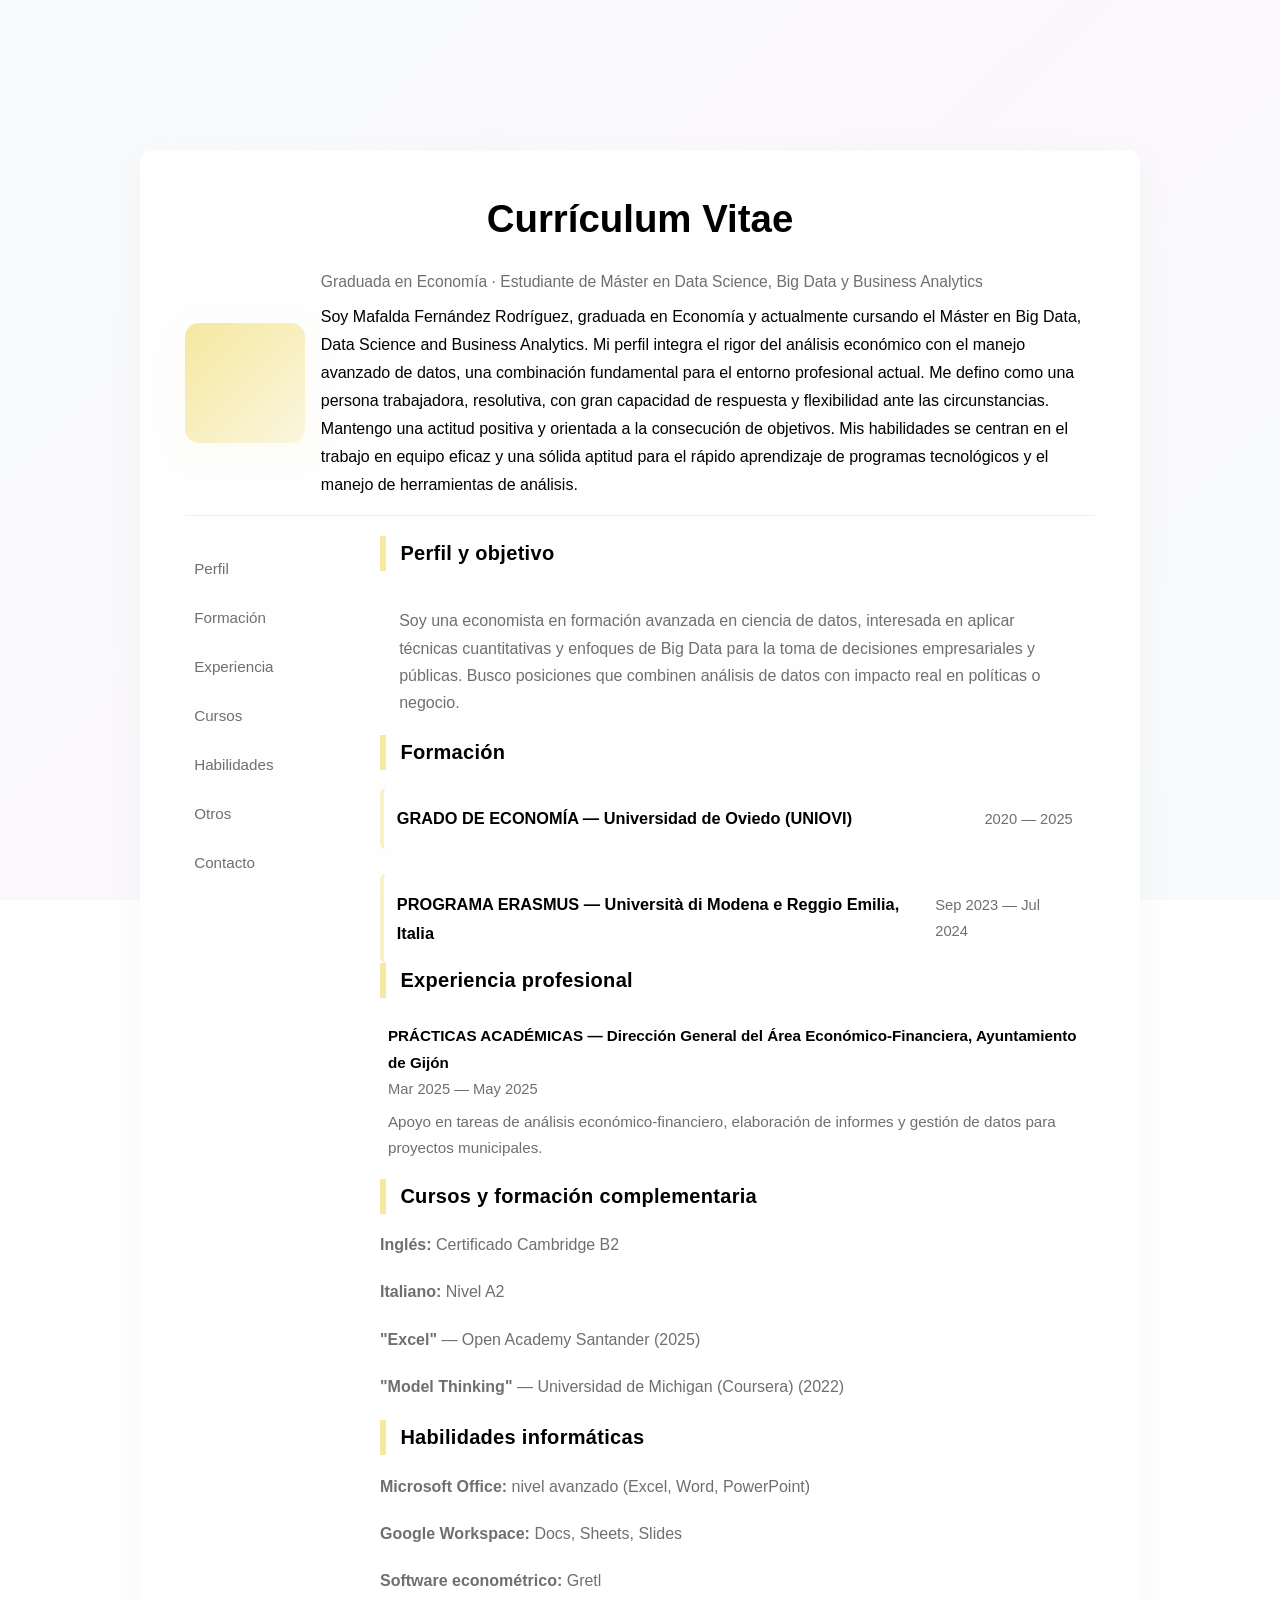
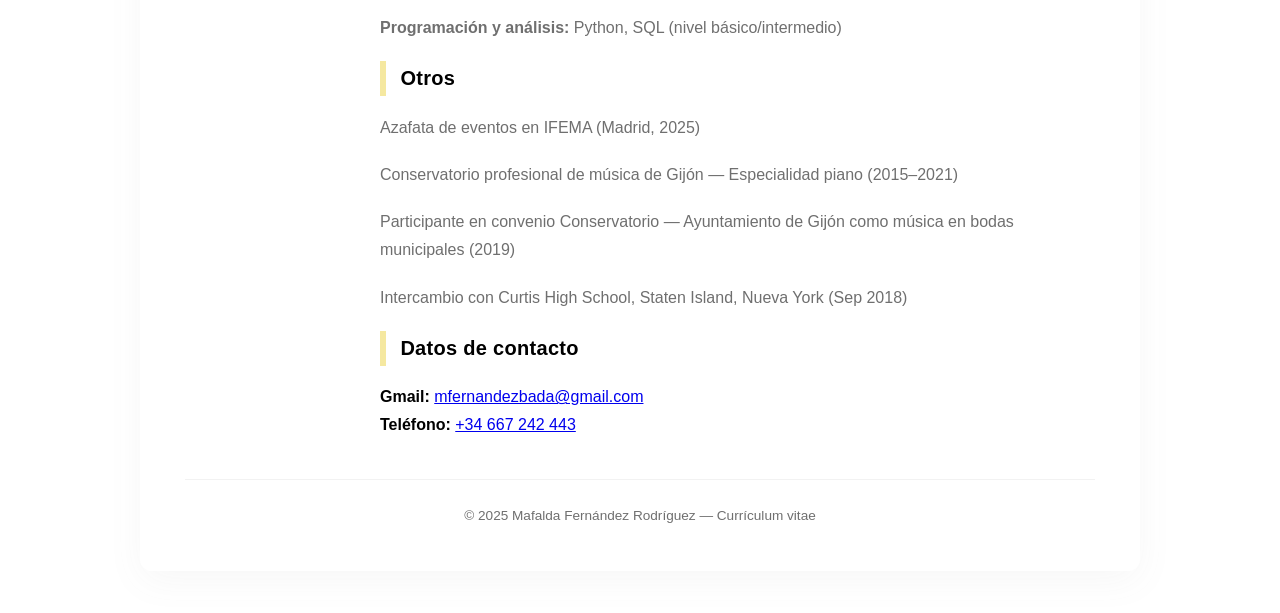
<file: index.html>
<!DOCTYPE html>
<html lang="es">
<head>
    <meta charset="UTF-8">
    <meta name="viewport" content="width=device-width, initial-scale=1.0">
    <title>Currículum — Mafalda Fernández Rodríguez</title>
    <link rel="stylesheet" href="styles.css">
</head>
    <div class="page-spacer" aria-hidden="true"></div>
    <div class="container resume">
        <h1 class="main-title">Currículum Vitae</h1>
        <header class="header">
            <div class="profile">
                <div class="profile-avatar" aria-hidden="true"></div>
                <div class="profile-info">
                    <p class="title">Graduada en Economía · Estudiante de Máster en Data Science, Big Data y Business Analytics</p>
                    <p class="intro">Soy Mafalda Fernández Rodríguez, graduada en Economía y actualmente cursando el Máster en Big Data, Data Science and Business Analytics. Mi perfil integra el rigor del análisis económico con el manejo avanzado de datos, una combinación fundamental para el entorno profesional actual. Me defino como una persona trabajadora, resolutiva, con gran capacidad de respuesta y flexibilidad ante las circunstancias. Mantengo una actitud positiva y orientada a la consecución de objetivos. Mis habilidades se centran en el trabajo en equipo eficaz y una sólida aptitud para el rápido aprendizaje de programas tecnológicos y el manejo de herramientas de análisis.</p>
                </div>
        
            </div>
        </header>

        <main class="resume-grid">
            <nav class="outline" aria-label="Esquema del CV">
                <ul>
                    <li><a href="perfil.html">Perfil</a></li>
                    <li><a href="formacion.html">Formación</a></li>
                    <li><a href="experiencia.html">Experiencia</a></li>
                    <li><a href="cursos.html">Cursos</a></li>
                    <li><a href="habilidades.html">Habilidades</a></li>
                    <li><a href="otros.html">Otros</a></li>
                    <li><a href="contacto.html">Contacto</a></li>
                </ul>
            </nav>

            <section class="content-column">
                <h2 id="perfil" class="section-title">Perfil y objetivo</h2>
                <p class="about-text">Soy una economista en formación avanzada en ciencia de datos, interesada en aplicar técnicas cuantitativas y enfoques de Big Data para la toma de decisiones empresariales y públicas. Busco posiciones que combinen análisis de datos con impacto real en políticas o negocio.</p>

                <h2 id="formacion" class="section-title">Formación</h2>
                <div class="education-list">
                    <div class="education-item">
                        <div class="education-header">
                            <h3>GRADO DE ECONOMÍA — Universidad de Oviedo (UNIOVI)</h3>
                            <span class="meta">2020 — 2025</span>
                        </div>
                    </div>

                    <div class="education-item">
                        <div class="education-header">
                            <h3>PROGRAMA ERASMUS — Università di Modena e Reggio Emilia, Italia</h3>
                            <span class="meta">Sep 2023 — Jul 2024</span>
                        </div>
                    </div>
                </div>

                <h2 id="experiencia" class="section-title">Experiencia profesional</h2>
                <div class="experience-list">
                    <div class="experience-item">
                        <div class="experience-header">
                            <h3>PRÁCTICAS ACADÉMICAS — Dirección General del Área Económico-Financiera, Ayuntamiento de Gijón</h3>
                            <span class="meta">Mar 2025 — May 2025</span>
                        </div>
                        <p class="experience-desc">Apoyo en tareas de análisis económico-financiero, elaboración de informes y gestión de datos para proyectos municipales.</p>
                    </div>
                </div>

                <h2 id="cursos" class="section-title">Cursos y formación complementaria</h2>
                <ul class="courses-list">
                    <li><strong>Inglés:</strong> Certificado Cambridge B2</li>
                    <li><strong>Italiano:</strong> Nivel A2</li>
                    <li><strong>"Excel"</strong> — Open Academy Santander (2025)</li>
                    <li><strong>"Model Thinking"</strong> — Universidad de Michigan (Coursera) (2022)</li>
                </ul>

                <h2 id="habilidades" class="section-title">Habilidades informáticas</h2>
                <ul class="skills-list">
                    <li><strong>Microsoft Office:</strong> nivel avanzado (Excel, Word, PowerPoint)</li>
                    <li><strong>Google Workspace:</strong> Docs, Sheets, Slides</li>
                    <li><strong>Software econométrico:</strong> Gretl</li>
                    <li><strong>Programación y análisis:</strong> Python, SQL (nivel básico/intermedio)</li>
                </ul>

                <h2 id="otros" class="section-title">Otros</h2>
                <ul class="other-list">
                    <li>Azafata de eventos en IFEMA (Madrid, 2025)</li>
                    <li>Conservatorio profesional de música de Gijón — Especialidad piano (2015–2021)</li>
                    <li>Participante en convenio Conservatorio — Ayuntamiento de Gijón como música en bodas municipales (2019)</li>
                    <li>Intercambio con Curtis High School, Staten Island, Nueva York (Sep 2018)</li>
                </ul>

                <h2 id="contacto" class="section-title">Datos de contacto</h2>
                <div class="contact-list">
                    <p><strong>Gmail:</strong> <a href="mailto:mfernandezbada@gmail.com">mfernandezbada@gmail.com</a></p>
                    <p><strong>Teléfono:</strong> <a href="tel:+34667242443">+34 667 242 443</a></p>
                </div>
            </section>
        </main>

        <footer class="footer">
            <p>&copy; 2025 Mafalda Fernández Rodríguez — Currículum vitae</p>
        </footer>
    </div>
</body>
</html>
</file>
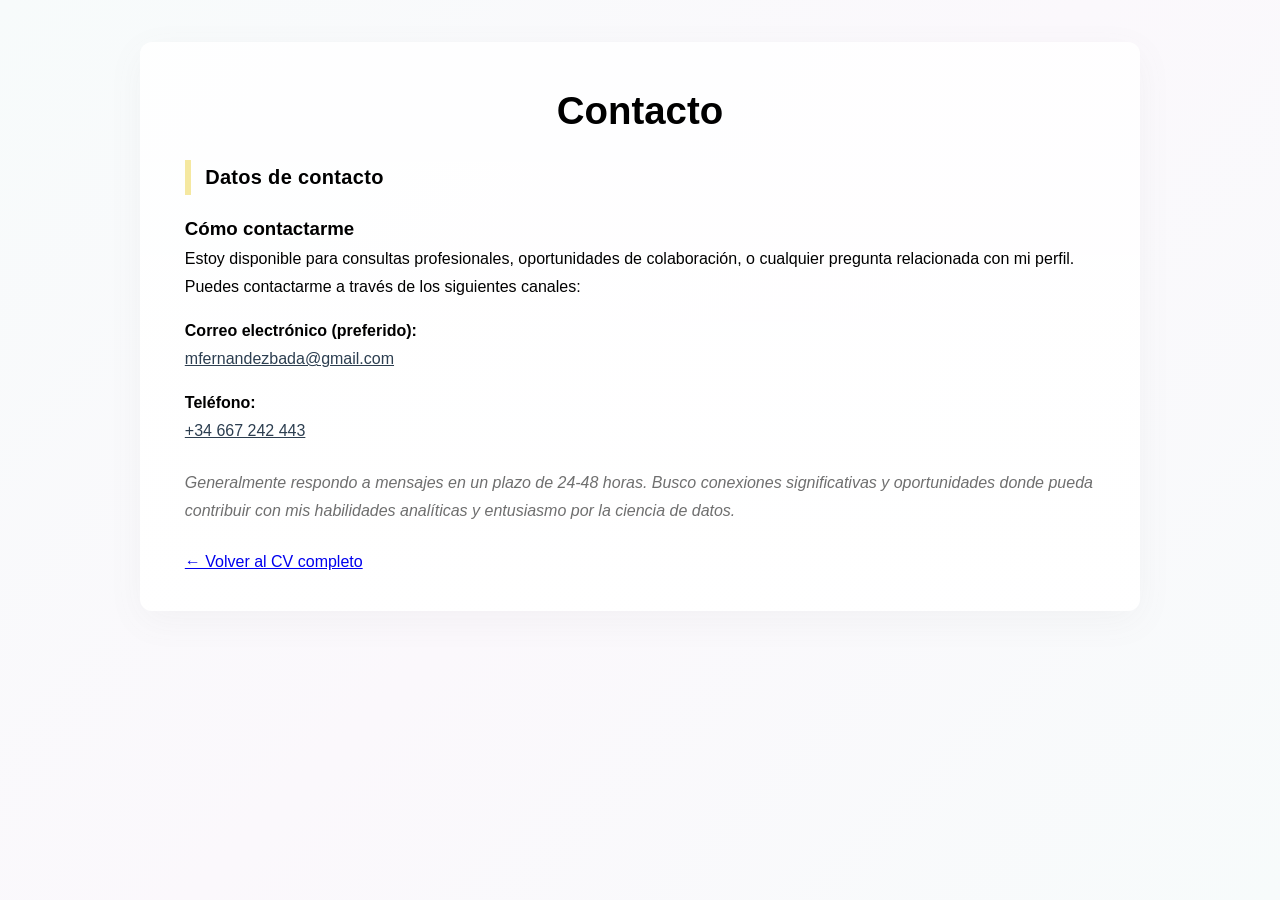
<file: contacto.html>
<!DOCTYPE html>
<html lang="es">
<head>
  <meta charset="utf-8">
  <meta name="viewport" content="width=device-width,initial-scale=1">
  <title>Contacto — Mafalda Fernández Rodríguez</title>
  <link rel="stylesheet" href="styles.css">
</head>
<body>
  <div class="container resume">
    <h1 class="main-title">Contacto</h1>
    <main class="single-section">
      <h2 class="section-title">Datos de contacto</h2>
      <div class="section-content">
        <h3>Cómo contactarme</h3>
        <p>Estoy disponible para consultas profesionales, oportunidades de colaboración, o cualquier pregunta relacionada con mi perfil. Puedes contactarme a través de los siguientes canales:</p>
        
        <p style="margin-top: 1rem; margin-bottom: 0.5rem;"><strong>Correo electrónico (preferido):</strong><br/>
        <a href="mailto:mfernandezbada@gmail.com" style="color: #2c3e50; text-decoration: underline;">mfernandezbada@gmail.com</a></p>
        
        <p style="margin-top: 1rem;"><strong>Teléfono:</strong><br/>
        <a href="tel:+34667242443" style="color: #2c3e50; text-decoration: underline;">+34 667 242 443</a></p>

        <p style="margin-top: 1.5rem; font-style: italic; color: #6f6f6f;">Generalmente respondo a mensajes en un plazo de 24-48 horas. Busco conexiones significativas y oportunidades donde pueda contribuir con mis habilidades analíticas y entusiasmo por la ciencia de datos.</p>
      </div>
      <p style="margin-top:1.4rem;"><a href="index.html">← Volver al CV completo</a></p>
    </main>
  </div>
</body>
</html>
</file>
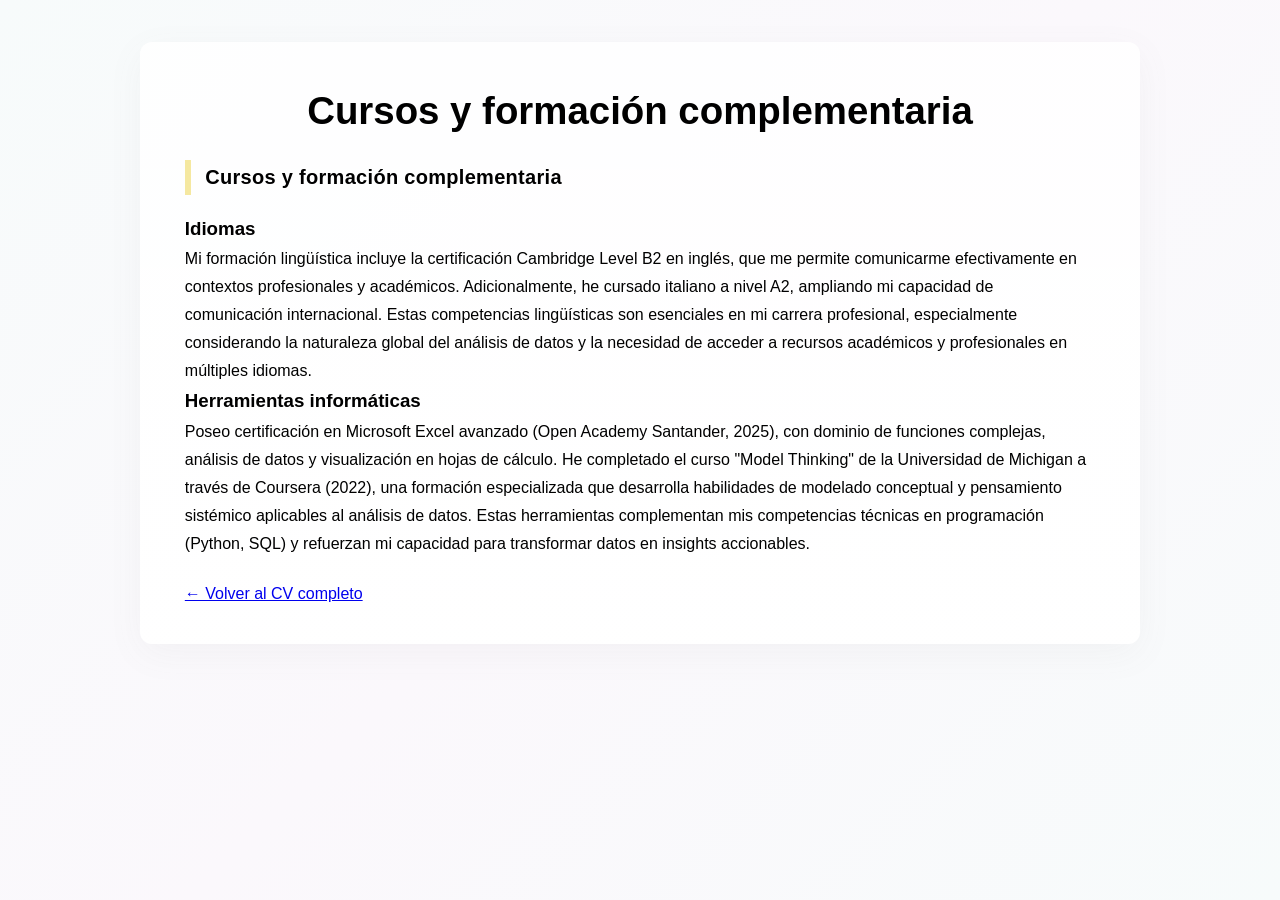
<file: cursos.html>
<!DOCTYPE html>
<html lang="es">
<head>
  <meta charset="utf-8">
  <meta name="viewport" content="width=device-width,initial-scale=1">
  <title>Cursos — Mafalda Fernández Rodríguez</title>
  <link rel="stylesheet" href="styles.css">
</head>
<body>
  <div class="container resume">
    <h1 class="main-title">Cursos y formación complementaria</h1>
    <main class="single-section">
      <h2 class="section-title">Cursos y formación complementaria</h2>
      <div class="section-content">
        <h3>Idiomas</h3>
        <p>Mi formación lingüística incluye la certificación Cambridge Level B2 en inglés, que me permite comunicarme efectivamente en contextos profesionales y académicos. Adicionalmente, he cursado italiano a nivel A2, ampliando mi capacidad de comunicación internacional. Estas competencias lingüísticas son esenciales en mi carrera profesional, especialmente considerando la naturaleza global del análisis de datos y la necesidad de acceder a recursos académicos y profesionales en múltiples idiomas.</p>

        <h3>Herramientas informáticas</h3>
        <p>Poseo certificación en Microsoft Excel avanzado (Open Academy Santander, 2025), con dominio de funciones complejas, análisis de datos y visualización en hojas de cálculo. He completado el curso "Model Thinking" de la Universidad de Michigan a través de Coursera (2022), una formación especializada que desarrolla habilidades de modelado conceptual y pensamiento sistémico aplicables al análisis de datos. Estas herramientas complementan mis competencias técnicas en programación (Python, SQL) y refuerzan mi capacidad para transformar datos en insights accionables.</p>
      </div>
      <p style="margin-top:1.4rem;"><a href="index.html">← Volver al CV completo</a></p>
    </main>
  </div>
</body>
</html>
</file>
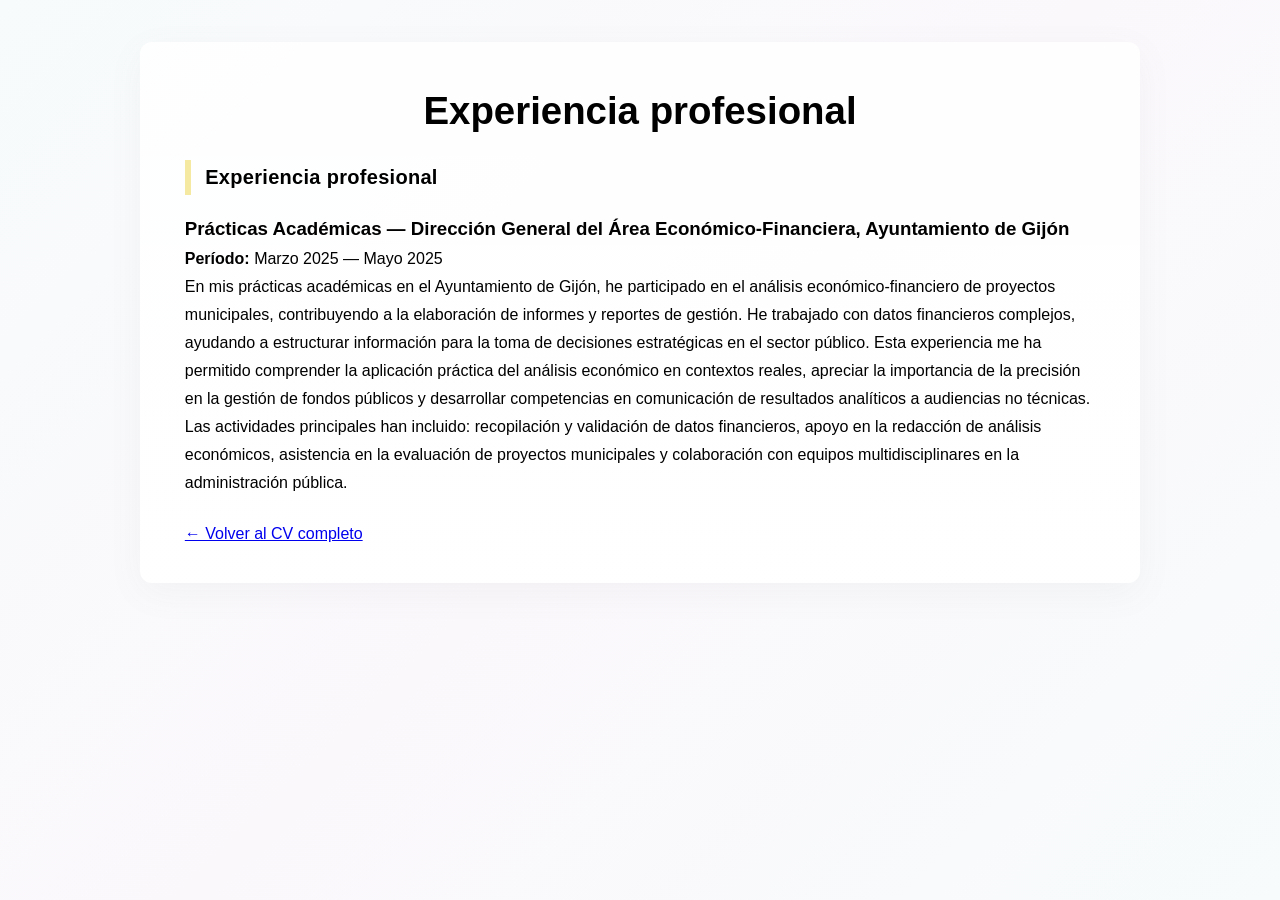
<file: experiencia.html>
<!DOCTYPE html>
<html lang="es">
<head>
  <meta charset="utf-8">
  <meta name="viewport" content="width=device-width,initial-scale=1">
  <title>Experiencia — Mafalda Fernández Rodríguez</title>
  <link rel="stylesheet" href="styles.css">
</head>
<body>
  <div class="container resume">
    <h1 class="main-title">Experiencia profesional</h1>
    <main class="single-section">
      <h2 class="section-title">Experiencia profesional</h2>
      <div class="section-content">
        <h3>Prácticas Académicas — Dirección General del Área Económico-Financiera, Ayuntamiento de Gijón</h3>
        <p><strong>Período:</strong> Marzo 2025 — Mayo 2025</p>
        <p>En mis prácticas académicas en el Ayuntamiento de Gijón, he participado en el análisis económico-financiero de proyectos municipales, contribuyendo a la elaboración de informes y reportes de gestión. He trabajado con datos financieros complejos, ayudando a estructurar información para la toma de decisiones estratégicas en el sector público. Esta experiencia me ha permitido comprender la aplicación práctica del análisis económico en contextos reales, apreciar la importancia de la precisión en la gestión de fondos públicos y desarrollar competencias en comunicación de resultados analíticos a audiencias no técnicas.</p>
        <p>Las actividades principales han incluido: recopilación y validación de datos financieros, apoyo en la redacción de análisis económicos, asistencia en la evaluación de proyectos municipales y colaboración con equipos multidisciplinares en la administración pública.</p>
      </div>
      <p style="margin-top:1.4rem;"><a href="index.html">← Volver al CV completo</a></p>
    </main>
  </div>
</body>
</html>
</file>
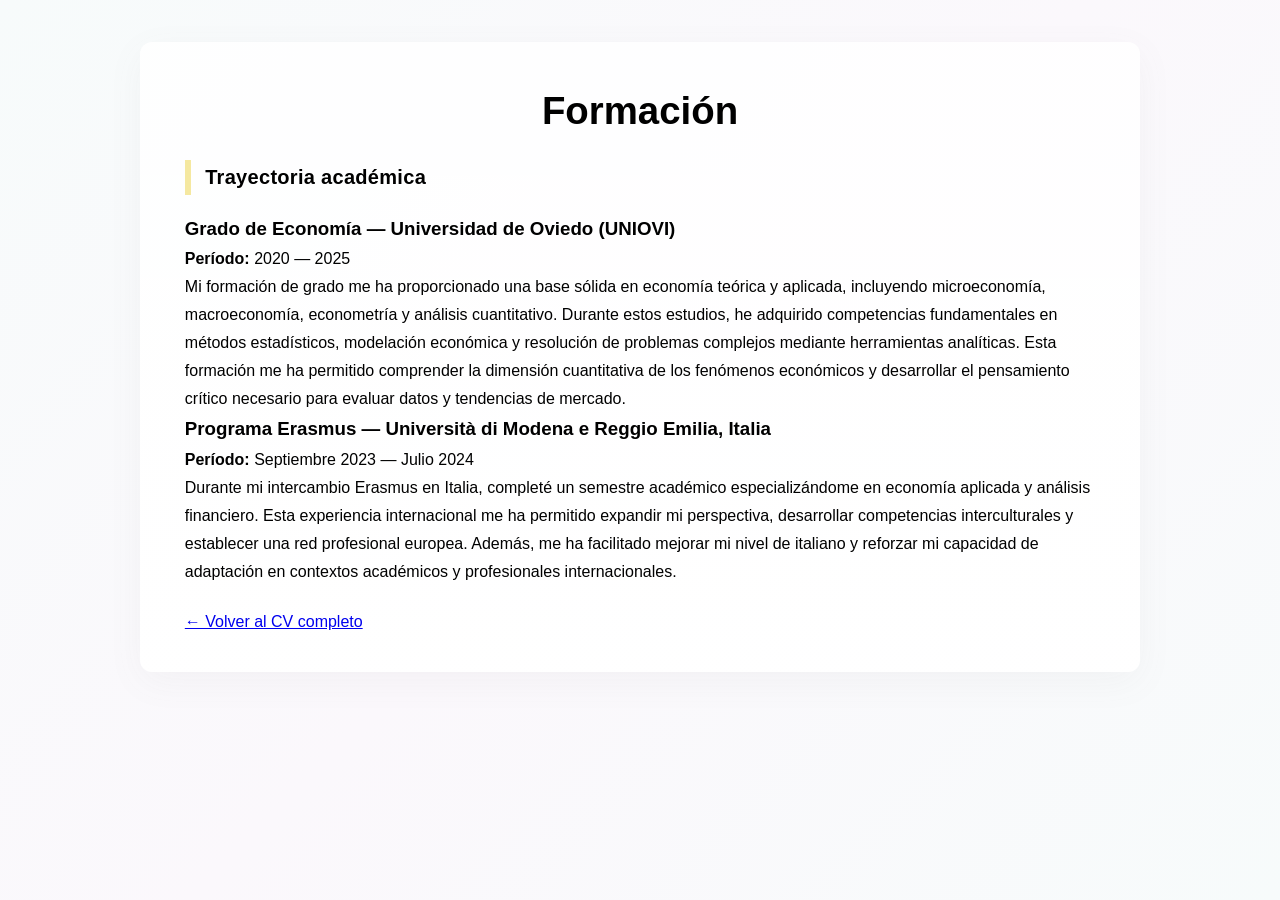
<file: formacion.html>
<!DOCTYPE html>
<html lang="es">
<head>
  <meta charset="utf-8">
  <meta name="viewport" content="width=device-width,initial-scale=1">
  <title>Formación — Mafalda Fernández Rodríguez</title>
  <link rel="stylesheet" href="styles.css">
</head>
<body>
  <div class="container resume">
    <h1 class="main-title">Formación</h1>
    <main class="single-section">
      <h2 class="section-title">Trayectoria académica</h2>
      <div class="section-content">
        <h3>Grado de Economía — Universidad de Oviedo (UNIOVI)</h3>
        <p><strong>Período:</strong> 2020 — 2025</p>
        <p>Mi formación de grado me ha proporcionado una base sólida en economía teórica y aplicada, incluyendo microeconomía, macroeconomía, econometría y análisis cuantitativo. Durante estos estudios, he adquirido competencias fundamentales en métodos estadísticos, modelación económica y resolución de problemas complejos mediante herramientas analíticas. Esta formación me ha permitido comprender la dimensión cuantitativa de los fenómenos económicos y desarrollar el pensamiento crítico necesario para evaluar datos y tendencias de mercado.</p>
        
        <h3>Programa Erasmus — Università di Modena e Reggio Emilia, Italia</h3>
        <p><strong>Período:</strong> Septiembre 2023 — Julio 2024</p>
        <p>Durante mi intercambio Erasmus en Italia, completé un semestre académico especializándome en economía aplicada y análisis financiero. Esta experiencia internacional me ha permitido expandir mi perspectiva, desarrollar competencias interculturales y establecer una red profesional europea. Además, me ha facilitado mejorar mi nivel de italiano y reforzar mi capacidad de adaptación en contextos académicos y profesionales internacionales.</p>
      </div>
      <p style="margin-top:1.4rem;"><a href="index.html">← Volver al CV completo</a></p>
    </main>
  </div>
</body>
</html>
</file>
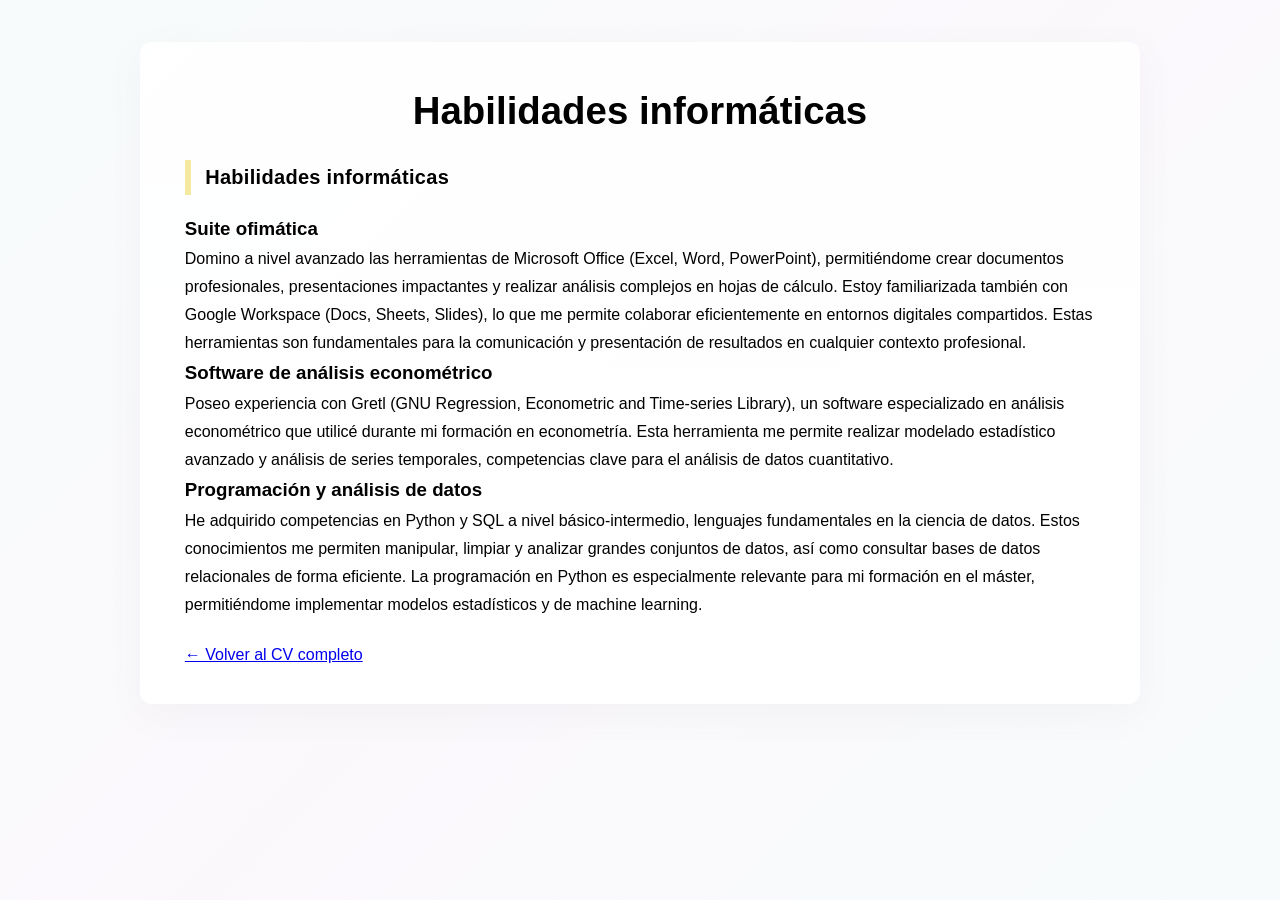
<file: habilidades.html>
<!DOCTYPE html>
<html lang="es">
<head>
  <meta charset="utf-8">
  <meta name="viewport" content="width=device-width,initial-scale=1">
  <title>Habilidades — Mafalda Fernández Rodríguez</title>
  <link rel="stylesheet" href="styles.css">
</head>
<body>
  <div class="container resume">
    <h1 class="main-title">Habilidades informáticas</h1>
    <main class="single-section">
      <h2 class="section-title">Habilidades informáticas</h2>
      <div class="section-content">
        <h3>Suite ofimática</h3>
        <p>Domino a nivel avanzado las herramientas de Microsoft Office (Excel, Word, PowerPoint), permitiéndome crear documentos profesionales, presentaciones impactantes y realizar análisis complejos en hojas de cálculo. Estoy familiarizada también con Google Workspace (Docs, Sheets, Slides), lo que me permite colaborar eficientemente en entornos digitales compartidos. Estas herramientas son fundamentales para la comunicación y presentación de resultados en cualquier contexto profesional.</p>

        <h3>Software de análisis econométrico</h3>
        <p>Poseo experiencia con Gretl (GNU Regression, Econometric and Time-series Library), un software especializado en análisis econométrico que utilicé durante mi formación en econometría. Esta herramienta me permite realizar modelado estadístico avanzado y análisis de series temporales, competencias clave para el análisis de datos cuantitativo.</p>

        <h3>Programación y análisis de datos</h3>
        <p>He adquirido competencias en Python y SQL a nivel básico-intermedio, lenguajes fundamentales en la ciencia de datos. Estos conocimientos me permiten manipular, limpiar y analizar grandes conjuntos de datos, así como consultar bases de datos relacionales de forma eficiente. La programación en Python es especialmente relevante para mi formación en el máster, permitiéndome implementar modelos estadísticos y de machine learning.</p>
      </div>
      <p style="margin-top:1.4rem;"><a href="index.html">← Volver al CV completo</a></p>
    </main>
  </div>
</body>
</html>
</file>
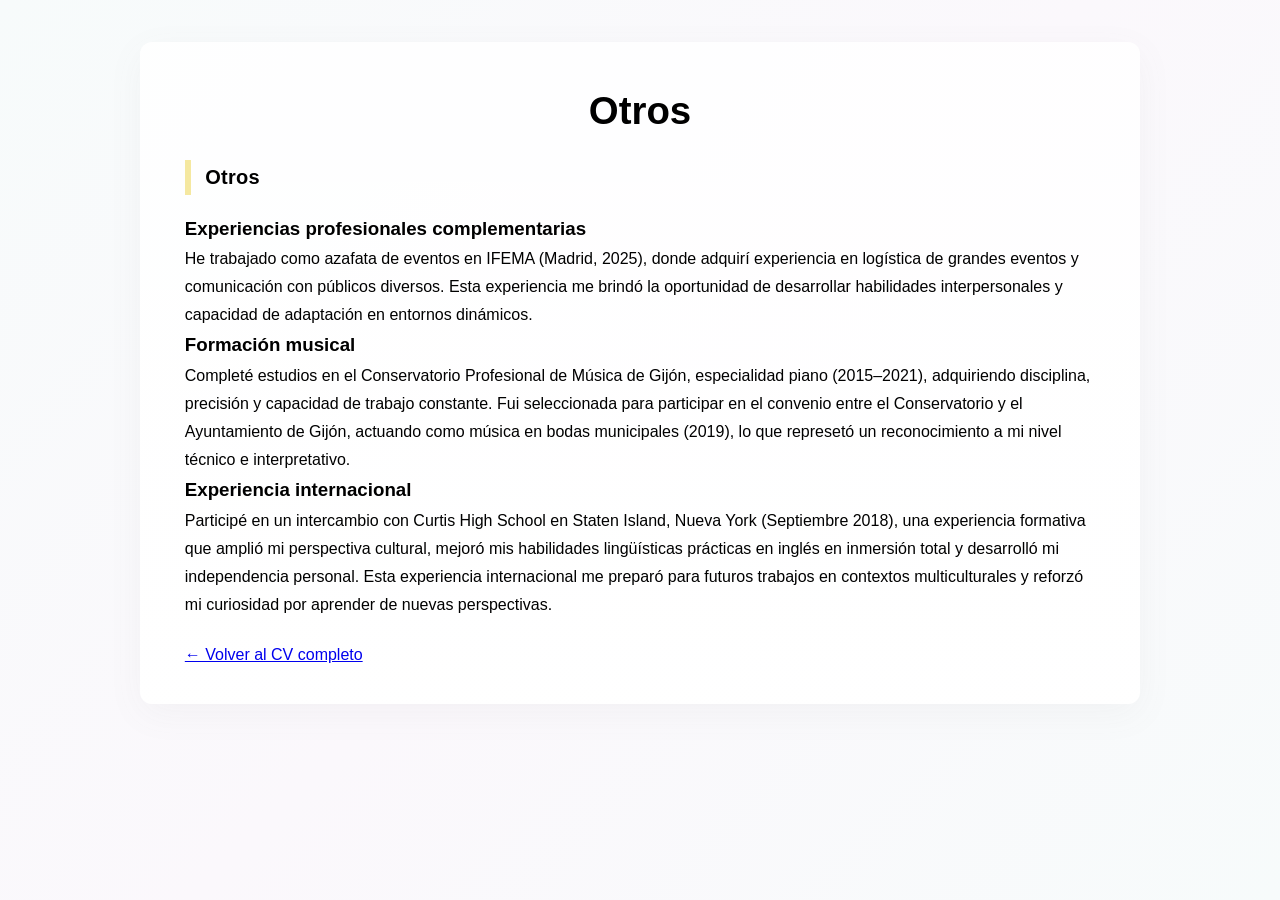
<file: otros.html>
<!DOCTYPE html>
<html lang="es">
<head>
  <meta charset="utf-8">
  <meta name="viewport" content="width=device-width,initial-scale=1">
  <title>Otros — Mafalda Fernández Rodríguez</title>
  <link rel="stylesheet" href="styles.css">
</head>
<body>
  <div class="container resume">
    <h1 class="main-title">Otros</h1>
    <main class="single-section">
      <h2 class="section-title">Otros</h2>
      <div class="section-content">
        <h3>Experiencias profesionales complementarias</h3>
        <p>He trabajado como azafata de eventos en IFEMA (Madrid, 2025), donde adquirí experiencia en logística de grandes eventos y comunicación con públicos diversos. Esta experiencia me brindó la oportunidad de desarrollar habilidades interpersonales y capacidad de adaptación en entornos dinámicos.</p>

        <h3>Formación musical</h3>
        <p>Completé estudios en el Conservatorio Profesional de Música de Gijón, especialidad piano (2015–2021), adquiriendo disciplina, precisión y capacidad de trabajo constante. Fui seleccionada para participar en el convenio entre el Conservatorio y el Ayuntamiento de Gijón, actuando como música en bodas municipales (2019), lo que represetó un reconocimiento a mi nivel técnico e interpretativo.</p>

        <h3>Experiencia internacional</h3>
        <p>Participé en un intercambio con Curtis High School en Staten Island, Nueva York (Septiembre 2018), una experiencia formativa que amplió mi perspectiva cultural, mejoró mis habilidades lingüísticas prácticas en inglés en inmersión total y desarrolló mi independencia personal. Esta experiencia internacional me preparó para futuros trabajos en contextos multiculturales y reforzó mi curiosidad por aprender de nuevas perspectivas.</p>
      </div>
      <p style="margin-top:1.4rem;"><a href="index.html">← Volver al CV completo</a></p>
    </main>
  </div>
</body>
</html>
</file>
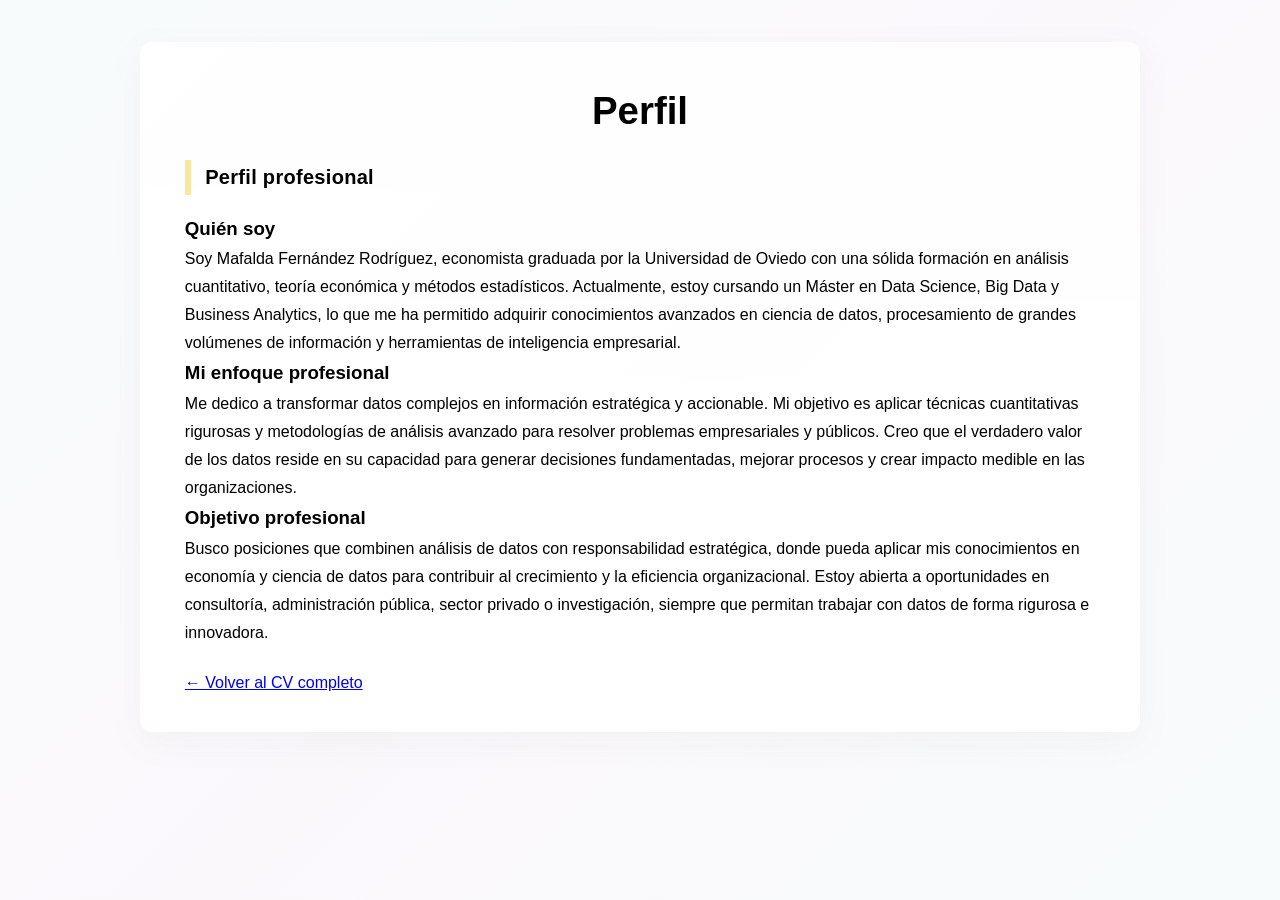
<file: perfil.html>
<!DOCTYPE html>
<html lang="es">
<head>
  <meta charset="utf-8">
  <meta name="viewport" content="width=device-width,initial-scale=1">
  <title>Perfil — Mafalda Fernández Rodríguez</title>
  <link rel="stylesheet" href="styles.css">
</head>
<body>
  <div class="container resume">
    <h1 class="main-title">Perfil</h1>
    <main class="single-section">
      <h2 class="section-title">Perfil profesional</h2>
      <div class="section-content">
        <h3>Quién soy</h3>
        <p>Soy Mafalda Fernández Rodríguez, economista graduada por la Universidad de Oviedo con una sólida formación en análisis cuantitativo, teoría económica y métodos estadísticos. Actualmente, estoy cursando un Máster en Data Science, Big Data y Business Analytics, lo que me ha permitido adquirir conocimientos avanzados en ciencia de datos, procesamiento de grandes volúmenes de información y herramientas de inteligencia empresarial.</p>
        
        <h3>Mi enfoque profesional</h3>
        <p>Me dedico a transformar datos complejos en información estratégica y accionable. Mi objetivo es aplicar técnicas cuantitativas rigurosas y metodologías de análisis avanzado para resolver problemas empresariales y públicos. Creo que el verdadero valor de los datos reside en su capacidad para generar decisiones fundamentadas, mejorar procesos y crear impacto medible en las organizaciones.</p>
        
        <h3>Objetivo profesional</h3>
        <p>Busco posiciones que combinen análisis de datos con responsabilidad estratégica, donde pueda aplicar mis conocimientos en economía y ciencia de datos para contribuir al crecimiento y la eficiencia organizacional. Estoy abierta a oportunidades en consultoría, administración pública, sector privado o investigación, siempre que permitan trabajar con datos de forma rigurosa e innovadora.</p>
      </div>
      <p style="margin-top:1.4rem;"><a href="index.html">← Volver al CV completo</a></p>
    </main>
  </div>
</body>
</html>
</file>
<file: styles.css>
/* ==========================================
   ESTILOS MINIMALISTAS Y MODERNOS
   ========================================== */

* {
    margin: 0;
    padding: 0;
    box-sizing: border-box;
}

:root {
    --primary-color: #000000;
    --secondary-color: #ffffff;
    --accent-yellow: #F5E8A0; /* pastel yellow */
    --accent-yellow-2: #FBF6DF; /* lighter */
    --light-bg: #fbfbf8;
    --panel-bg: #ffffff;
    --muted: #6f6f6f;
    --spacing: 1rem;
}

body {
    font-family: Inter, -apple-system, BlinkMacSystemFont, 'Segoe UI', Roboto, 'Helvetica Neue', Arial, sans-serif;
    background: linear-gradient(135deg, #f7fbfb 0%, #fbf8fc 50%, #f7fbfb 100%);
    background-attachment: fixed;
    color: #000000;
    line-height: 1.75;
    -webkit-font-smoothing: antialiased;
}

.container {
    max-width: 1000px;
    margin: 2.6rem auto;
    padding: calc(var(--spacing) * 1.8);
}

.resume {
    background: linear-gradient(180deg, rgba(255,255,255,0.88), rgba(255,255,255,0.98));
    border-radius: 12px;
    box-shadow: 0 10px 36px rgba(120,120,120,0.06);
    padding: 2.2rem 2.8rem;
}

/* ==========================================
   HEADER / PERFIL
   ========================================== */

.header {
    padding-bottom: 1rem;
    border-bottom: 1px solid rgba(0,0,0,0.06);
    margin-bottom: 1.25rem;
}

.profile {
    display: flex;
    gap: 1rem;
    align-items: center;
}

.profile-avatar {
    width: 120px;
    height: 120px;
    border-radius: 14px;
    background: linear-gradient(135deg, var(--accent-yellow) 0%, var(--accent-yellow-2) 100%);
    box-shadow: 0 10px 30px rgba(245,232,160,0.12);
    flex-shrink: 0;
    overflow: hidden;
    display: block;
}

.profile-avatar .avatar-img {
    width: 100%;
    height: 100%;
    object-fit: cover;
    display: block;
    border-radius: 14px;
}

.name {
    font-size: 1.95rem;
    font-weight: 700;
    margin-bottom: 0.35rem;
}

.title {
    font-size: 0.98rem;
    color: var(--muted);
    font-weight: 500;
    margin: 0 0 0.45rem 0;
}

.subtitle {
    font-size: 1rem;
    color: var(--dark-gray);
    margin: 0;
    font-weight: 300;
}

/* ==========================================
   SECCIONES GENERALES
   ========================================== */

.section {
    margin-bottom: 2.6rem;
}

.section-title {
    font-size: 1.25rem;
    font-weight: 800;
    margin-bottom: 1.1rem;
    color: var(--primary-color);
    border-left: 6px solid var(--accent-yellow);
    padding-left: 0.9rem;
    letter-spacing: 0.3px;
}

/* Layout: esquema lateral, espacio superior e intro */
.resume-grid {
    display: grid;
    grid-template-columns: 160px 1fr;
    gap: 2.2rem;
    align-items: start;
}

.page-spacer {
    height: 12vh;
}

.main-title {
    font-size: 2.4rem;
    text-align: center;
    margin: 0 0 1rem 0;
    font-weight: 800;
    color: var(--primary-color);
}

.outline {
    padding-top: 0.4rem;
}

.outline ul {
    list-style: none;
    padding: 0.6rem 0 0 0;
    margin: 0;
}

.outline li {
    margin-bottom: 0.9rem;
    font-size: 0.95rem;
}

.outline a {
    color: var(--muted);
    text-decoration: none;
    padding: 0.25rem 0.6rem;
    display: inline-block;
}

.outline a:hover { color: #000; }

.outline { position: sticky; top: 2.6rem; }

.content-column {
    padding-right: 0.6rem;
}

/* ==========================================
   FORMACIÓN
   ========================================== */

.education-list {
    display: flex;
    flex-direction: column;
    gap: 1.6rem;
}

.education-item {
    padding: 1rem 0.8rem;
    background-color: rgba(255,255,255,0.7);
    border-left: 4px solid rgba(245,232,160,0.6);
    border-radius: 6px;
}

.education-header {
    display: flex;
    justify-content: space-between;
    align-items: baseline;
    gap: 0.6rem;
}

.education-item h3 {
    font-size: 1.02rem;
    font-weight: 600;
    margin: 0;
}

.meta {
    font-size: 0.92rem;
    color: var(--muted);
}

/* Experiencia: tamaño más pequeño y compacto */
.experience-item {
    font-size: 0.95rem;
    padding: 0.45rem 0.5rem;
    margin-bottom: 0.6rem;
}

.experience-item h3 {
    font-size: 0.95rem;
    margin: 0;
    font-weight: 600;
}

.experience-desc {
    color: var(--muted);
    font-size: 0.95rem;
    margin: 0.35rem 0 0 0;
}

/* ==========================================
   COMPETENCIAS
   ========================================== */

.skills-list, .courses-list, .other-list {
    list-style: none;
    padding: 0;
    margin: 0;
    color: var(--muted);
}

.skills-list li, .courses-list li, .other-list li {
    margin-bottom: 1.2rem;
    font-size: 1rem;
}

/* ==========================================
   SOBRE MÍ
   ========================================== */

.about-text {
    font-size: 1rem;
    line-height: 1.7;
    color: var(--muted);
    background-color: rgba(255,255,255,0.65);
    padding: 1.2rem;
    border-radius: 8px;
}

/* ==========================================
   FOOTER
   ========================================== */

.footer {
    text-align: center;
    padding: 1.5rem 0 0.5rem;
    border-top: 1px solid rgba(0,0,0,0.05);
    color: var(--muted);
    font-size: 0.85rem;
    margin-top: 2.5rem;
}

/* ==========================================
   ANIMACIONES
   ========================================== */

@keyframes fadeIn {
    from {
        opacity: 0;
        transform: translateY(10px);
    }
    to {
        opacity: 1;
        transform: translateY(0);
    }
}

/* ==========================================
   RESPONSIVE DESIGN
   ========================================== */

@media (max-width: 768px) {
    .container { padding: var(--spacing) calc(var(--spacing) * 0.6); }
    .name { font-size: 1.25rem; }
    .title { font-size: 0.95rem; }
    .section-title { font-size: 1rem; padding-left: 0.6rem; }
    .education-header { flex-direction: column; align-items: flex-start; }
    .resume-grid { grid-template-columns: 1fr; gap: 1.2rem; }
    .about-text { text-align: left; padding: 1rem; }
    .profile-avatar { width: 92px; height: 92px; }
}

@media (max-width: 480px) {
    .name { font-size: 1.05rem; }
    .title { font-size: 0.85rem; }
    .section-title { font-size: 0.9rem; }
    .section { margin-bottom: 0.8rem; }
    .header { padding: 0.6rem 0 0.6rem; }
}
</file>
